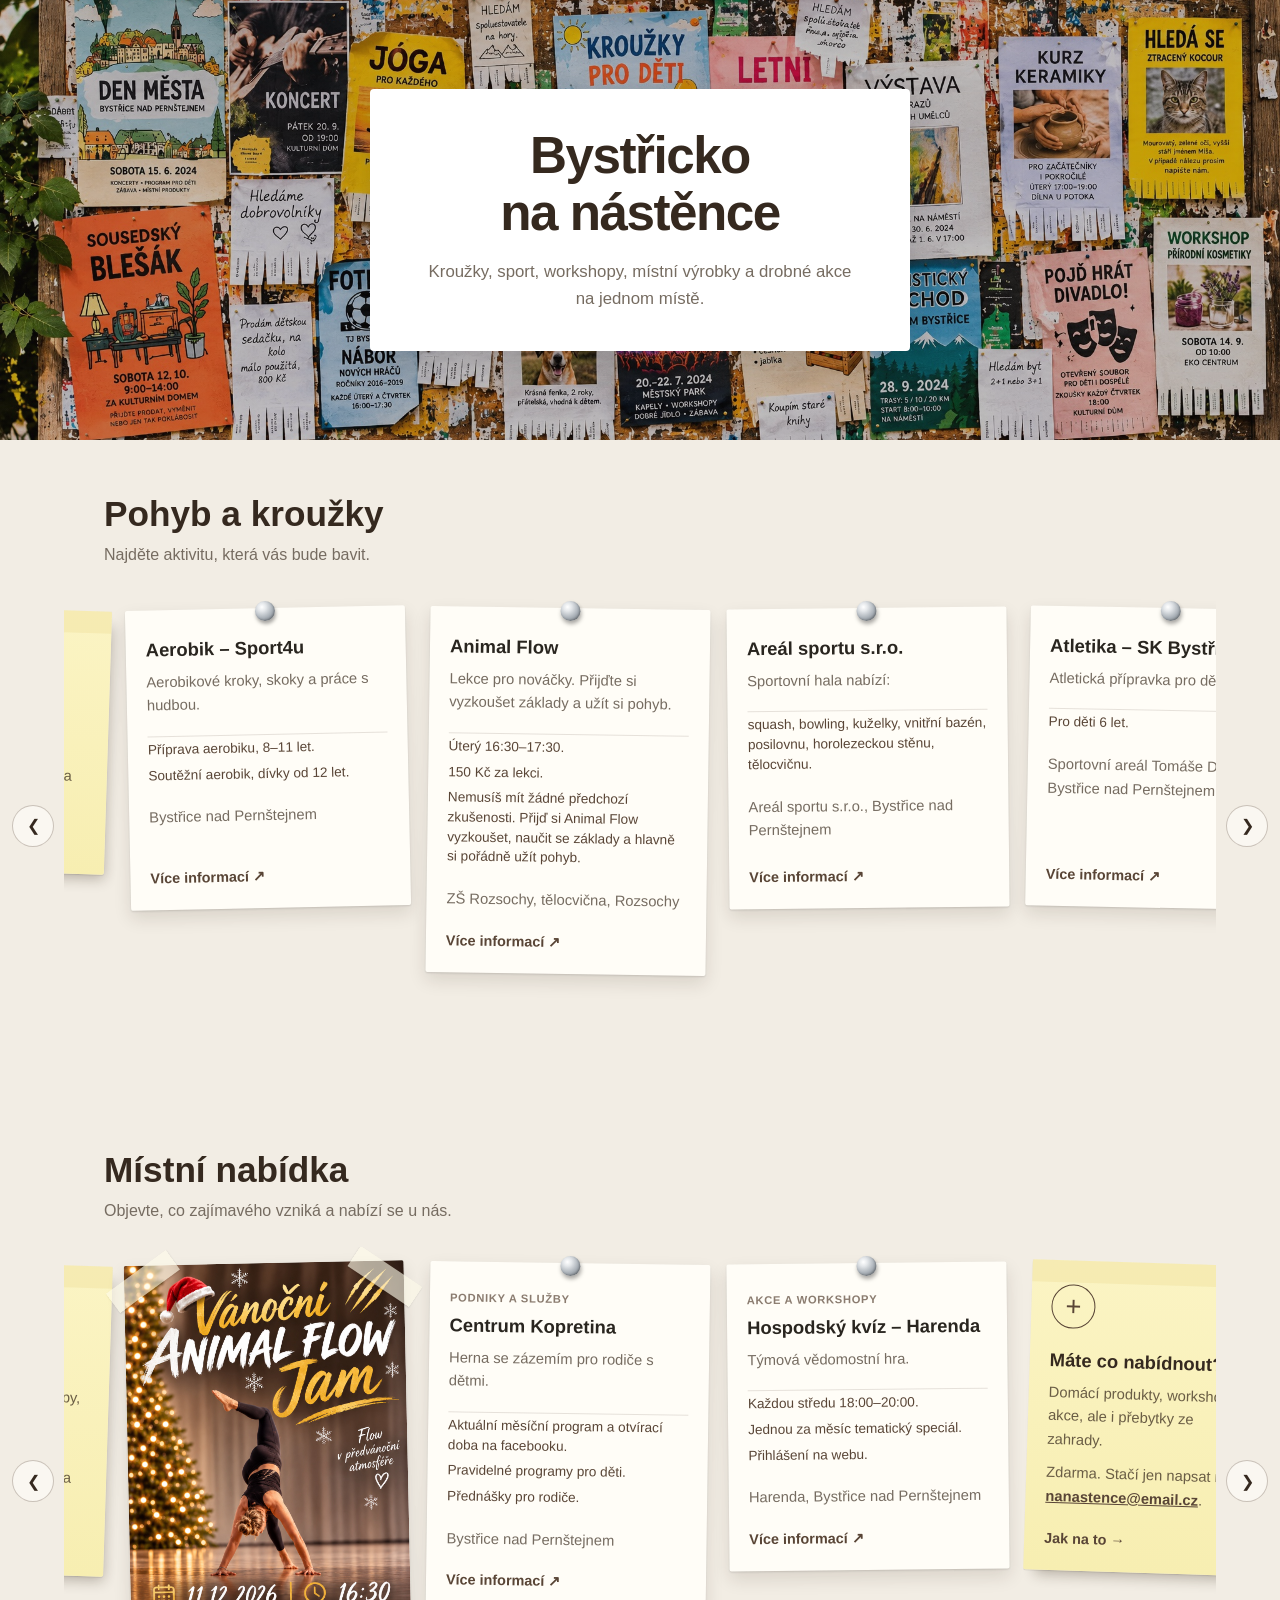
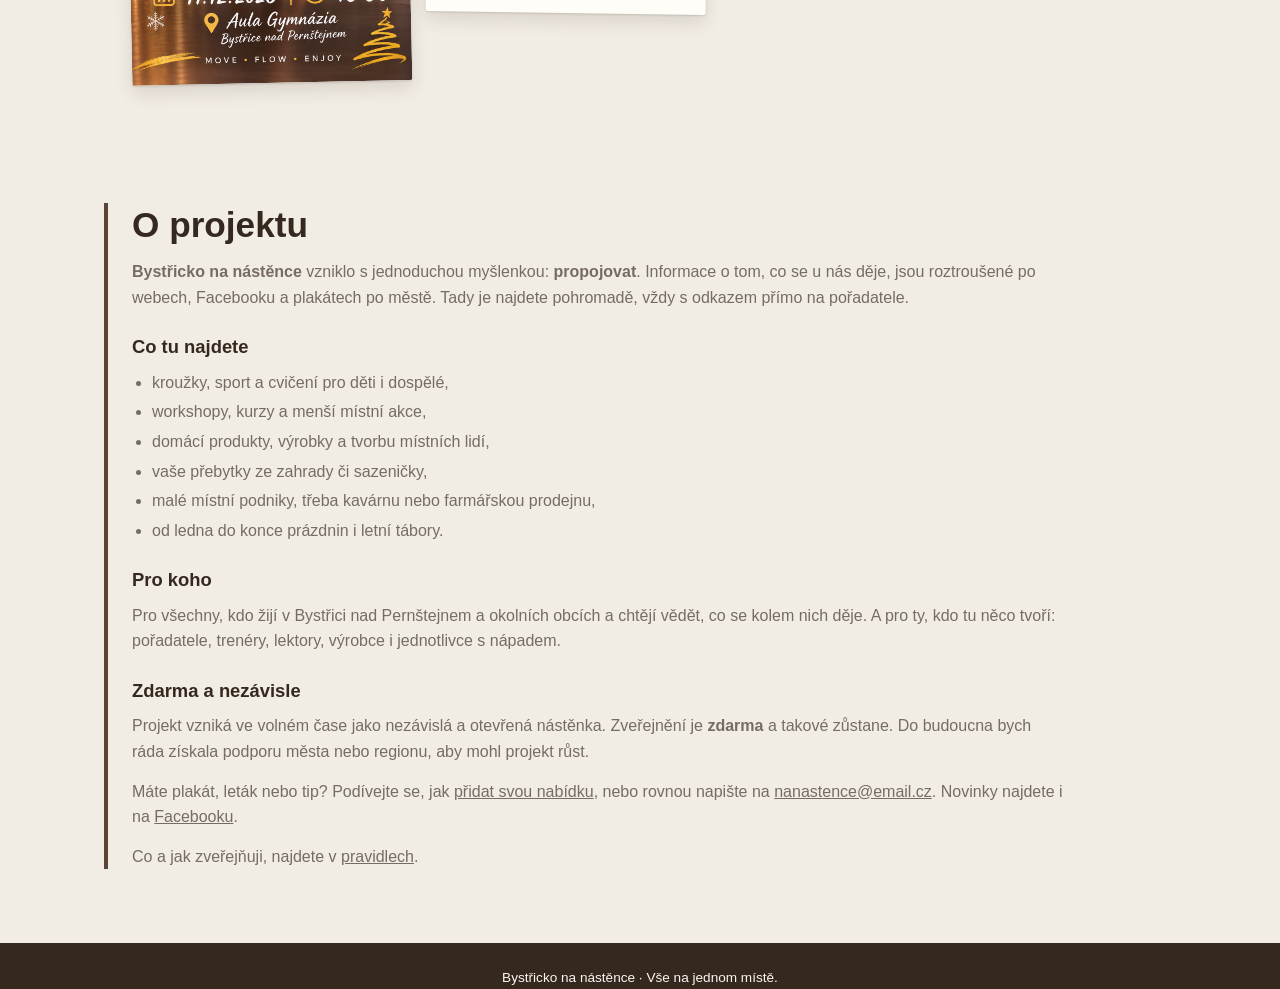
<file: index.html>
<!DOCTYPE html>
<html lang="cs">
<head>
    <meta charset="UTF-8">
    <meta name="viewport" content="width=device-width, initial-scale=1.0">
   
    <title>Bystřicko na nástěnce | Kroužky, sport a akce v Bystřici nad Pernštejnem</title>
    
    <meta name="seznam-wmt" content="71VeZ8FSpeU3fTEspm9cek5UNew5AErh" />
    
    <meta name="description" content="Kroužky pro děti, sport, cvičení, akce a místní nabídky z Bystřice nad Pernštejnem a okolí. Přehledně na jednom místě, s odkazy na pořadatele.">

    <!-- Náhled při sdílení odkazu (Facebook, Messenger, WhatsApp…) -->
    <meta property="og:type" content="website">
    <meta property="og:site_name" content="Bystřicko na nástěnce">
    <meta property="og:title" content="Bystřicko na nástěnce">
    <meta property="og:description" content="Kroužky, sport, workshopy a místní akce z Bystřice nad Pernštejnem a okolí na jednom místě.">
    <meta property="og:url" content="https://nanastence.cz/">
    <meta property="og:image" content="https://nanastence.cz/images/og-nanastence.jpg">
    <meta property="og:image:width" content="1200">
    <meta property="og:image:height" content="630">
    <meta property="og:image:alt" content="Nástěnka plná plakátů s nápisem Bystřicko na nástěnce">
    <meta property="og:locale" content="cs_CZ">

    <link rel="stylesheet" href="style.css">
    <script src="data.js" defer></script>
    <script src="script.js" defer></script>
</head>

<body>

    <!-- ÚVODNÍ HLAVIČKA -->
    <header class="hero">
        <div class="hero-content">
            <div class="hero-box">
                <h1>Bystřicko<br>na nástěnce</h1>

                <p>Kroužky, sport, workshopy, místní výrobky a drobné akce <br>na jednom místě.</p>

            </div>
        </div>
    </header>

    <main>

        <!-- KARUSEL: POHYB A KROUŽKY -->
        <section class="offers-section" aria-labelledby="movement-title">
            <div class="section-heading">
                <h2 id="movement-title">Pohyb a kroužky</h2>
                <p>Najděte aktivitu, která vás bude bavit.</p>
            </div>

                <div class="carousel" data-carousel data-category="pohyb">
                    <button class="carousel-button prev"
                        type="button"
                        aria-label="Předchozí nabídky">
                    &#10094;
                </button>

                <div class="carousel-window">
                    <div class="carousel-track">

                    </div>
                </div>

                <button class="carousel-button next"
                        type="button"
                        aria-label="Další nabídky">
                    &#10095;
                </button>
            </div>
        </section>


        <!-- KARUSEL: MÍSTNÍ NABÍDKA -->
        <section class="offers-section" aria-labelledby="local-title">
            <div class="section-heading">
                <h2 id="local-title">Místní nabídka</h2>
                <p>Objevte, co zajímavého vzniká a nabízí se u nás.</p>
            </div>

            <div class="carousel" data-carousel data-category="nabidka">
                <button class="carousel-button prev"
                        type="button"
                        aria-label="Předchozí nabídky">
                    &#10094;
                </button>

                <div class="carousel-window">
                    <div class="carousel-track">

                    </div>
                </div>

                <button class="carousel-button next"
                        type="button"
                        aria-label="Další nabídky">
                    &#10095;
                </button>
                  </div>
        </section>

        <!-- O PROJEKTU -->
        <section class="about-section" id="o-projektu" aria-labelledby="about-title">
            <div class="about-content">
                <h2 id="about-title">O projektu</h2>
                <p><strong>Bystřicko na nástěnce</strong> vzniklo s jednoduchou myšlenkou: <b>propojovat</b>.
                   Informace o tom, co se u nás děje, jsou roztroušené po webech, Facebooku a plakátech po městě.
                   Tady je najdete pohromadě, vždy s odkazem přímo na pořadatele.</p>

                <h3>Co tu najdete</h3>
                <ul>
                    <li>kroužky, sport a cvičení pro děti i dospělé,</li>
                    <li>workshopy, kurzy a menší místní akce,</li>
                    <li>domácí produkty, výrobky a tvorbu místních lidí,</li>
                    <li>vaše přebytky ze zahrady či sazeničky,</li>
                    <li>malé místní podniky, třeba kavárnu nebo farmářskou prodejnu,</li>
                    <li>od ledna do konce prázdnin i letní tábory.</li>
                </ul>

                <h3>Pro koho</h3>
                <p>Pro všechny, kdo žijí v Bystřici nad Pernštejnem a okolních obcích a chtějí vědět,
                   co se kolem nich děje. A pro ty, kdo tu něco tvoří: pořadatele, trenéry, lektory,
                   výrobce i jednotlivce s nápadem.</p>

                <h3>Zdarma a nezávisle</h3>
                <p>Projekt vzniká ve volném čase jako nezávislá a otevřená nástěnka.
                   Zveřejnění je <strong>zdarma</strong> a takové zůstane. Do budoucna bych ráda
                   získala podporu města nebo regionu, aby mohl projekt růst.</p>

                <p>Máte plakát, leták nebo tip? Podívejte se, jak
                   <a href="pridat-nabidku.html">přidat svou nabídku</a>, nebo rovnou napište na
                   <a href="mailto:nanastence@email.cz">nanastence@email.cz</a>.
                   Novinky najdete i na
                   <a href="https://www.facebook.com/profile.php?id=61596601360703" target="_blank" rel="noopener">Facebooku</a>.</p>

                <p>Co a jak zveřejňuji, najdete v <a href="pravidla.html">pravidlech</a>.</p>
            </div>
        </section>

    </main>

    <footer class="site-footer">
        <p>Bystřicko na nástěnce · Vše na jednom místě.</p>
        <nav class="footer-links" aria-label="Informace o webu">
            <a href="pridat-nabidku.html">Přidat nabídku</a>
            <a href="pravidla.html">Pravidla zveřejňování</a>
            <a href="ochrana-udaju.html">Ochrana osobních údajů</a>
            <a href="https://www.facebook.com/profile.php?id=61596601360703" target="_blank" rel="noopener">Facebook</a>
        </nav>
    </footer>

    <!-- ZVĚTŠENÝ PLAKÁT -->
    <dialog class="poster-dialog" id="poster-dialog" aria-label="Zvětšený plakát">
        <div class="poster-dialog-inner">
            <button class="poster-close" type="button" aria-label="Zavřít">×</button>
            <img class="poster-dialog-img" alt="">
            <a class="poster-dialog-link" href="" target="_blank" rel="noopener noreferrer">Více informací ↗</a>
        </div>
    </dialog>
    
<!-- Měření návštěvnosti bez cookies (GoatCounter) -->    
<script data-goatcounter="https://nanastence.goatcounter.com/count"
        async src="//gc.zgo.at/count.js"></script>
</body>
</html>
</file>
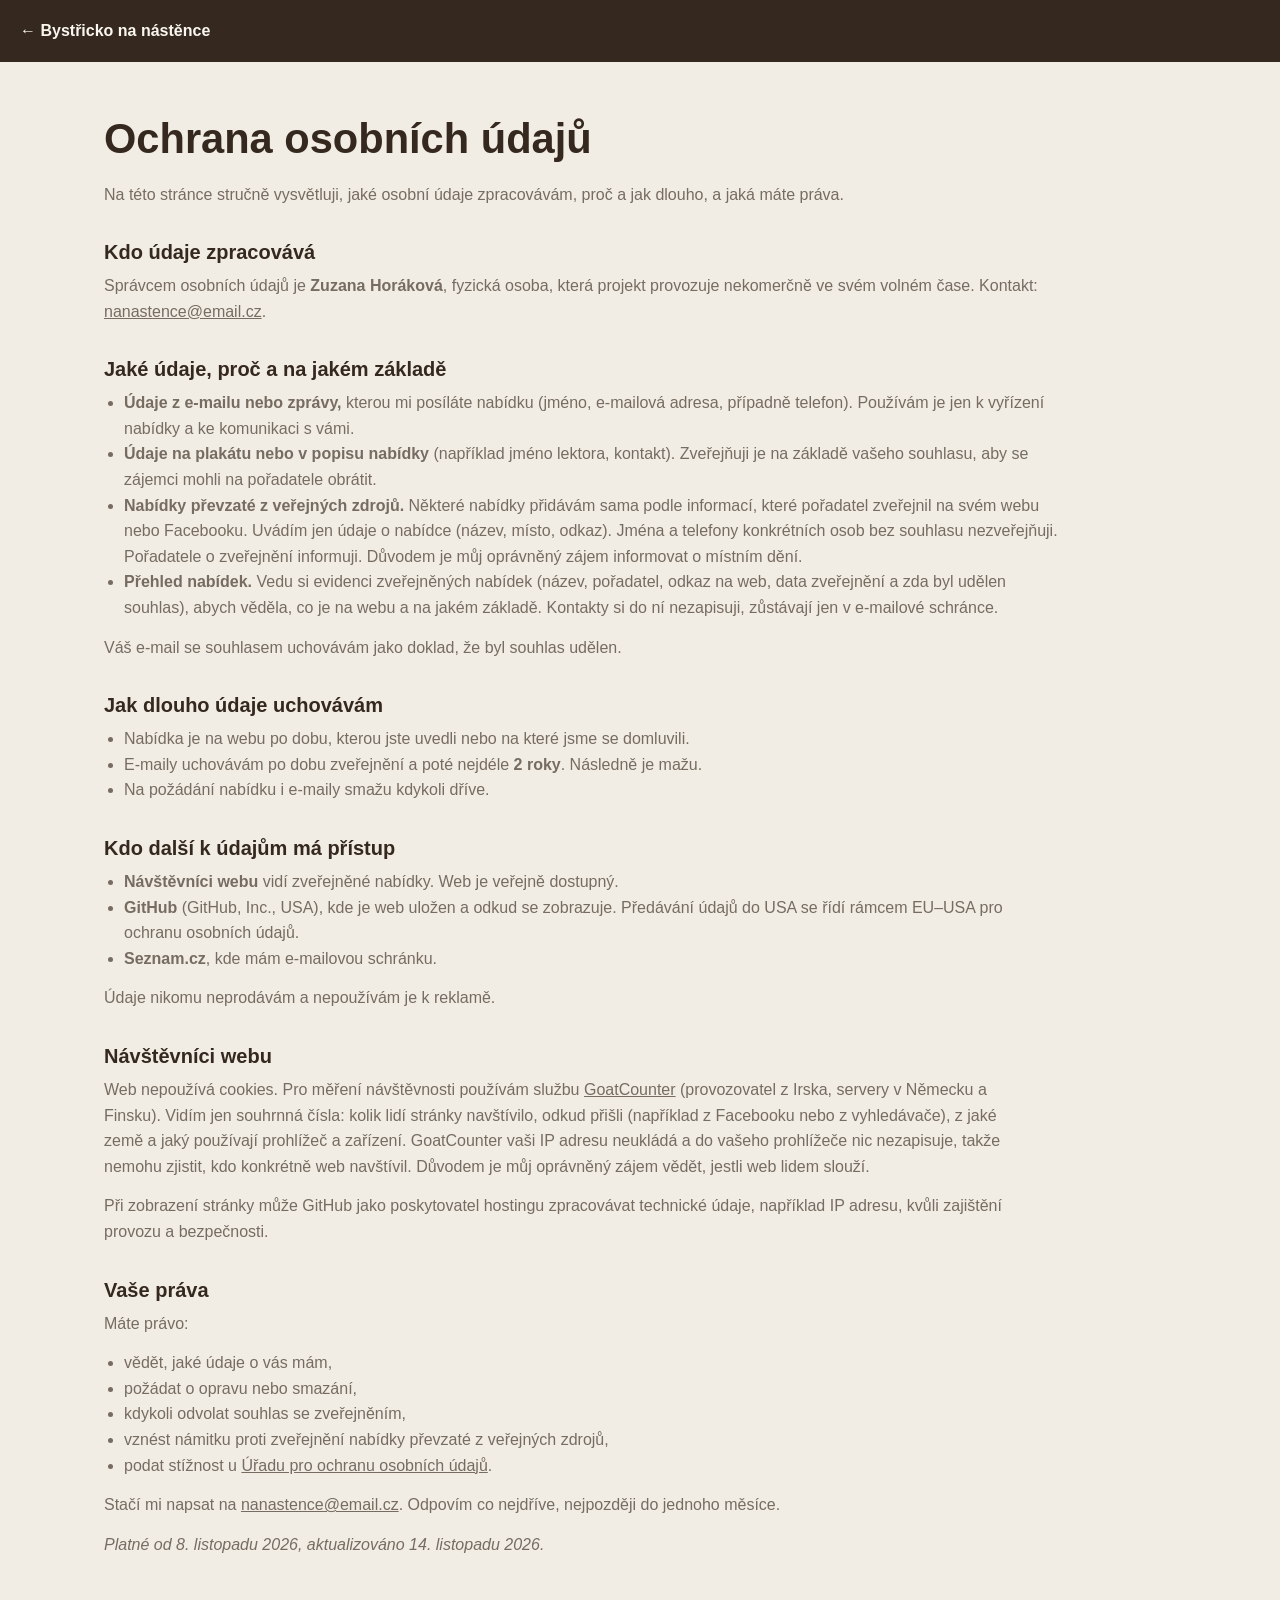
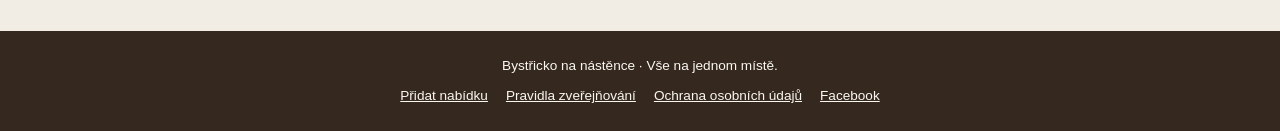
<file: ochrana-udaju.html>
<!DOCTYPE html>
<html lang="cs">
<head>
    <meta charset="UTF-8">
    <meta name="viewport" content="width=device-width, initial-scale=1.0">

    <title>Ochrana osobních údajů | Bystřicko na nástěnce</title>
    <meta name="description" content="Jak Bystřicko na nástěnce nakládá s osobními údaji.">

    <link rel="stylesheet" href="style.css">
</head>

<body>

    <!-- HORNÍ LIŠTA S ODKAZEM ZPĚT -->
    <header class="page-header">
        <a href="index.html">← Bystřicko na nástěnce</a>
    </header>

    <main class="text-page">
                <h1>Ochrana osobních údajů</h1>
        <p>Na této stránce stručně vysvětluji, jaké osobní údaje zpracovávám,
           proč a jak dlouho, a jaká máte práva.</p>

        <h2>Kdo údaje zpracovává</h2>
        <p>Správcem osobních údajů je <strong>Zuzana Horáková</strong>, fyzická osoba,
           která projekt provozuje nekomerčně ve svém volném čase.
           Kontakt: <a href="mailto:nanastence@email.cz">nanastence@email.cz</a>.</p>

        <h2>Jaké údaje, proč a na jakém základě</h2>
        <ul>
            <li><strong>Údaje z e-mailu nebo zprávy,</strong> kterou mi posíláte nabídku
                (jméno, e-mailová adresa, případně telefon). Používám je jen
                k vyřízení nabídky a ke komunikaci s vámi.</li>
            <li><strong>Údaje na plakátu nebo v popisu nabídky</strong>
                (například jméno lektora, kontakt). Zveřejňuji je na základě
                vašeho souhlasu, aby se zájemci mohli na pořadatele obrátit.</li>
            <li><strong>Nabídky převzaté z veřejných zdrojů.</strong> Některé nabídky
                přidávám sama podle informací, které pořadatel zveřejnil na svém webu
                nebo Facebooku. Uvádím jen údaje o nabídce (název, místo, odkaz).
                Jména a telefony konkrétních osob bez souhlasu nezveřejňuji.
                Pořadatele o zveřejnění informuji. Důvodem je můj oprávněný zájem
                informovat o místním dění.</li>
             <li><strong>Přehled nabídek.</strong> Vedu si evidenci zveřejněných nabídek
                (název, pořadatel, odkaz na web, data zveřejnění a zda byl udělen
                souhlas), abych věděla, co je na webu a na jakém základě.
                Kontakty si do ní nezapisuji, zůstávají jen v e-mailové schránce.</li>

        </ul>
        <p>Váš e-mail se souhlasem uchovávám jako doklad, že byl souhlas udělen.</p>

        <h2>Jak dlouho údaje uchovávám</h2>
        <ul>
            <li>Nabídka je na webu po dobu, kterou jste uvedli nebo na které jsme se domluvili.</li>
            <li>E-maily uchovávám po dobu zveřejnění a poté nejdéle <strong>2 roky</strong>.
                Následně je mažu.</li>
            <li>Na požádání nabídku i e-maily smažu kdykoli dříve.</li>
        </ul>

        <h2>Kdo další k údajům má přístup</h2>
        <ul>
            <li><strong>Návštěvníci webu</strong> vidí zveřejněné nabídky.
                Web je veřejně dostupný.</li>
            <li><strong>GitHub</strong> (GitHub, Inc., USA), kde je web uložen
                a odkud se zobrazuje. Předávání údajů do USA se řídí rámcem
                EU–USA pro ochranu osobních údajů.</li>
            <li><strong>Seznam.cz</strong>, kde mám e-mailovou schránku.</li>
        </ul>
        <p>Údaje nikomu neprodávám a nepoužívám je k reklamě.</p>

        <h2>Návštěvníci webu</h2>
        <p>Web nepoužívá cookies. Pro měření návštěvnosti používám službu
           <a href="https://www.goatcounter.com">GoatCounter</a> (provozovatel
           z Irska, servery v Německu a Finsku). Vidím jen souhrnná čísla: kolik
           lidí stránky navštívilo, odkud přišli (například z Facebooku nebo
           z vyhledávače), z jaké země a jaký používají prohlížeč a zařízení.
           GoatCounter vaši IP adresu neukládá a do vašeho prohlížeče nic
           nezapisuje, takže nemohu zjistit, kdo konkrétně web navštívil.
           Důvodem je můj oprávněný zájem vědět, jestli web lidem slouží.</p>
        <p>Při zobrazení stránky může GitHub jako poskytovatel hostingu
           zpracovávat technické údaje, například IP adresu, kvůli zajištění
           provozu a bezpečnosti.</p>


        <h2>Vaše práva</h2>
        <p>Máte právo:</p>
                <ul>
            <li>vědět, jaké údaje o vás mám,</li>
            <li>požádat o opravu nebo smazání,</li>
            <li>kdykoli odvolat souhlas se zveřejněním,</li>
            <li>vznést námitku proti zveřejnění nabídky převzaté z veřejných zdrojů,</li>
            <li>podat stížnost u <a href="https://uoou.gov.cz">Úřadu pro ochranu osobních údajů</a>.</li>
        </ul>

        <p>Stačí mi napsat na <a href="mailto:nanastence@email.cz">nanastence@email.cz</a>.
           Odpovím co nejdříve, nejpozději do jednoho měsíce.</p>

        <p><em>Platné od 8. listopadu 2026, aktualizováno 14. listopadu 2026.</em></p>


    </main>

    <footer class="site-footer">
        <p>Bystřicko na nástěnce · Vše na jednom místě.</p>
        <nav class="footer-links" aria-label="Informace o webu">
            <a href="pridat-nabidku.html">Přidat nabídku</a>
            <a href="pravidla.html">Pravidla zveřejňování</a>
            <a href="ochrana-udaju.html">Ochrana osobních údajů</a>
            <a href="https://www.facebook.com/profile.php?id=61596601360703" target="_blank" rel="noopener">Facebook</a>
        </nav>
    </footer>

<!-- Měření návštěvnosti bez cookies (GoatCounter) -->
 <script data-goatcounter="https://nanastence.goatcounter.com/count"
        async src="//gc.zgo.at/count.js"></script>
</body>
</html>
</file>
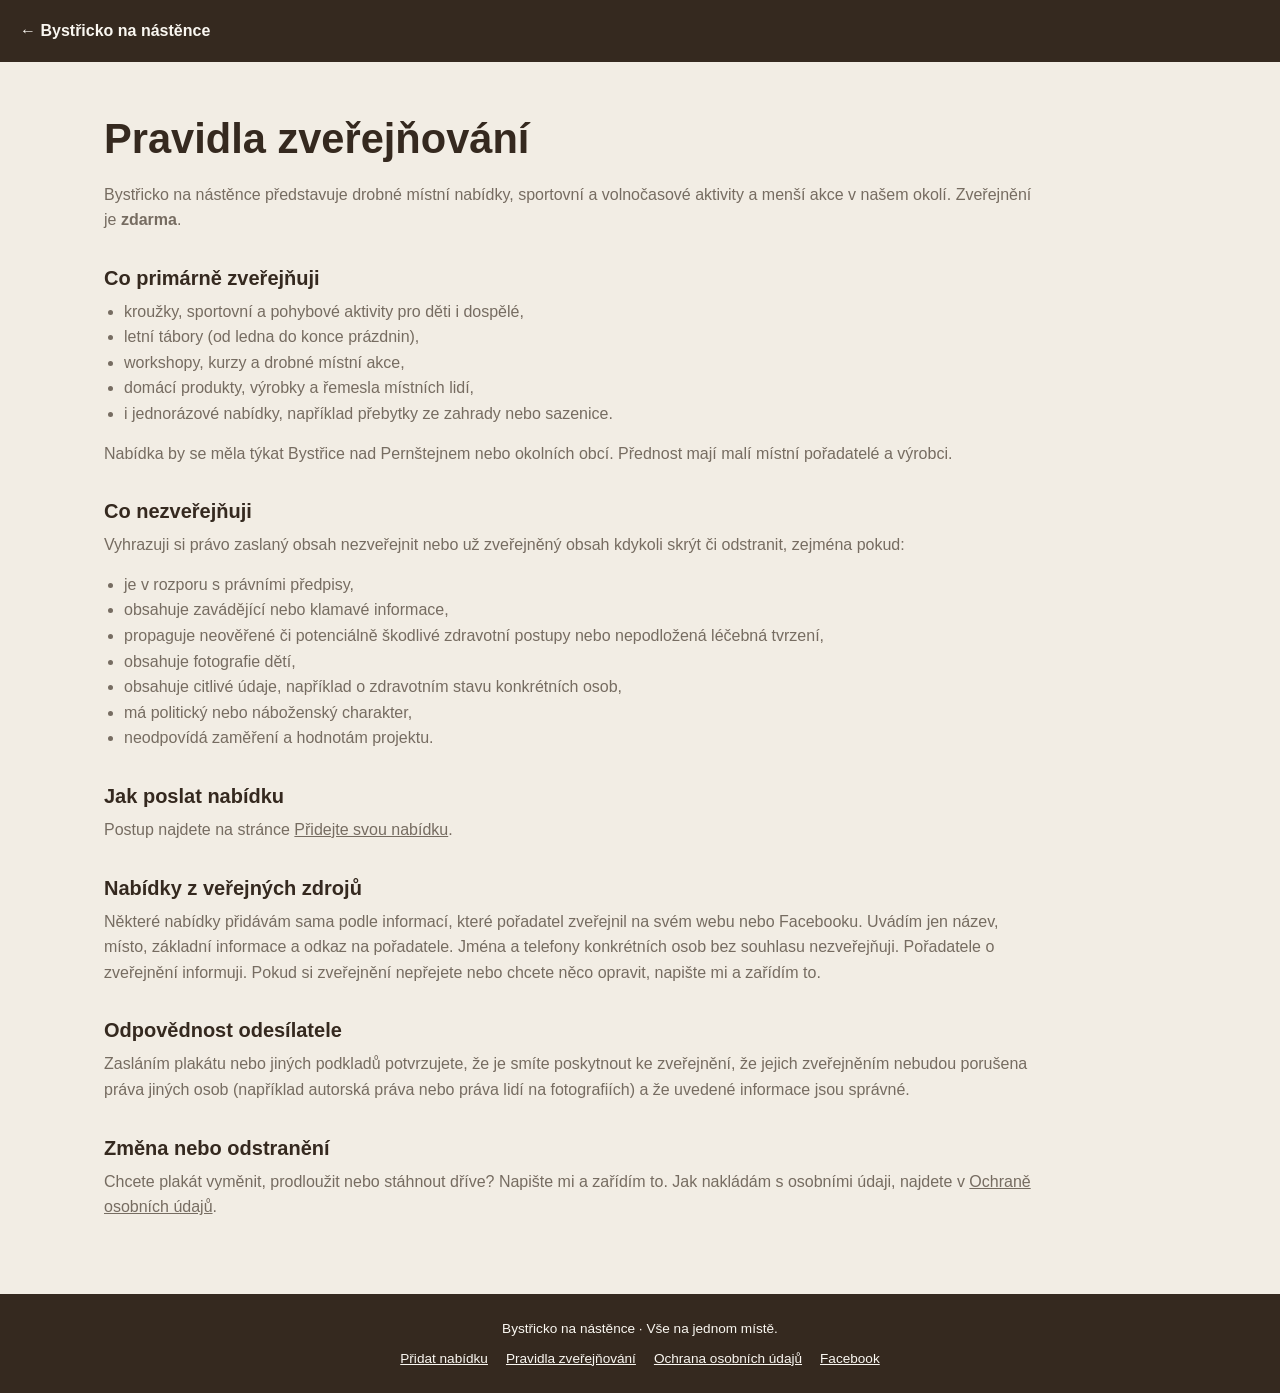
<file: pravidla.html>
<!DOCTYPE html>
<html lang="cs">
<head>
    <meta charset="UTF-8">
    <meta name="viewport" content="width=device-width, initial-scale=1.0">

    <title>Pravidla zveřejňování | Bystřicko na nástěnce</title>
    <meta name="description" content="Jaké plakáty a nabídky zveřejňuji na Bystřicku na nástěnce a za jakých podmínek.">

    <link rel="stylesheet" href="style.css">
</head>

<body>

    <!-- HORNÍ LIŠTA S ODKAZEM ZPĚT -->
    <header class="page-header">
        <a href="index.html">← Bystřicko na nástěnce</a>
    </header>

    <main class="text-page">
        <h1>Pravidla zveřejňování</h1>
         <p>Bystřicko na nástěnce představuje drobné místní nabídky, sportovní
           a volnočasové aktivity a menší akce v našem okolí.
           Zveřejnění je <strong>zdarma</strong>.</p>

        <h2>Co primárně zveřejňuji</h2>
        <ul>
            <li>kroužky, sportovní a pohybové aktivity pro děti i dospělé,</li>
            <li>letní tábory (od ledna do konce prázdnin),</li>
            <li>workshopy, kurzy a drobné místní akce,</li>
            <li>domácí produkty, výrobky a řemesla místních lidí,</li>
            <li>i jednorázové nabídky, například přebytky ze zahrady nebo sazenice.</li>
        </ul>
        <p>Nabídka by se měla týkat Bystřice nad Pernštejnem nebo okolních obcí.
           Přednost mají malí místní pořadatelé a výrobci.</p>

        <h2>Co nezveřejňuji</h2>
        <p>Vyhrazuji si právo zaslaný obsah nezveřejnit nebo už zveřejněný obsah
           kdykoli skrýt či odstranit, zejména pokud:</p>
        <ul>
            <li>je v rozporu s právními předpisy,</li>
            <li>obsahuje zavádějící nebo klamavé informace,</li>
            <li>propaguje neověřené či potenciálně škodlivé zdravotní postupy
                nebo nepodložená léčebná tvrzení,</li>
            <li>obsahuje fotografie dětí,</li>
            <li>obsahuje citlivé údaje, například o zdravotním stavu konkrétních osob,</li>
            <li>má politický nebo náboženský charakter,</li>
            <li>neodpovídá zaměření a hodnotám projektu.</li>
        </ul>

        <h2>Jak poslat nabídku</h2>
        <p>Postup najdete na stránce <a href="pridat-nabidku.html">Přidejte svou nabídku</a>.</p>

        <h2>Nabídky z veřejných zdrojů</h2>
        <p>Některé nabídky přidávám sama podle informací, které pořadatel zveřejnil
           na svém webu nebo Facebooku. Uvádím jen název, místo, základní informace
           a odkaz na pořadatele. Jména a telefony konkrétních osob bez souhlasu
           nezveřejňuji. Pořadatele o zveřejnění informuji. Pokud si zveřejnění
           nepřejete nebo chcete něco opravit, napište mi a zařídím to.</p>

        <h2>Odpovědnost odesílatele</h2>
        <p>Zasláním plakátu nebo jiných podkladů potvrzujete, že je smíte poskytnout
           ke zveřejnění, že jejich zveřejněním nebudou porušena práva jiných osob
           (například autorská práva nebo práva lidí na fotografiích) a že uvedené
           informace jsou správné.</p>

        <h2>Změna nebo odstranění</h2>
        <p>Chcete plakát vyměnit, prodloužit nebo stáhnout dříve? Napište mi
           a zařídím to. Jak nakládám s osobními údaji, najdete
           v <a href="ochrana-udaju.html">Ochraně osobních údajů</a>.</p>

    </main>

    <footer class="site-footer">
        <p>Bystřicko na nástěnce · Vše na jednom místě.</p>
        <nav class="footer-links" aria-label="Informace o webu">
            <a href="pridat-nabidku.html">Přidat nabídku</a>
            <a href="pravidla.html">Pravidla zveřejňování</a>
            <a href="ochrana-udaju.html">Ochrana osobních údajů</a>
            <a href="https://www.facebook.com/profile.php?id=61596601360703" target="_blank" rel="noopener">Facebook</a>
        </nav>
    </footer>
    
<!-- Měření návštěvnosti bez cookies (GoatCounter) -->    
<script data-goatcounter="https://nanastence.goatcounter.com/count"
        async src="//gc.zgo.at/count.js"></script>
</body>
</html>
</file>
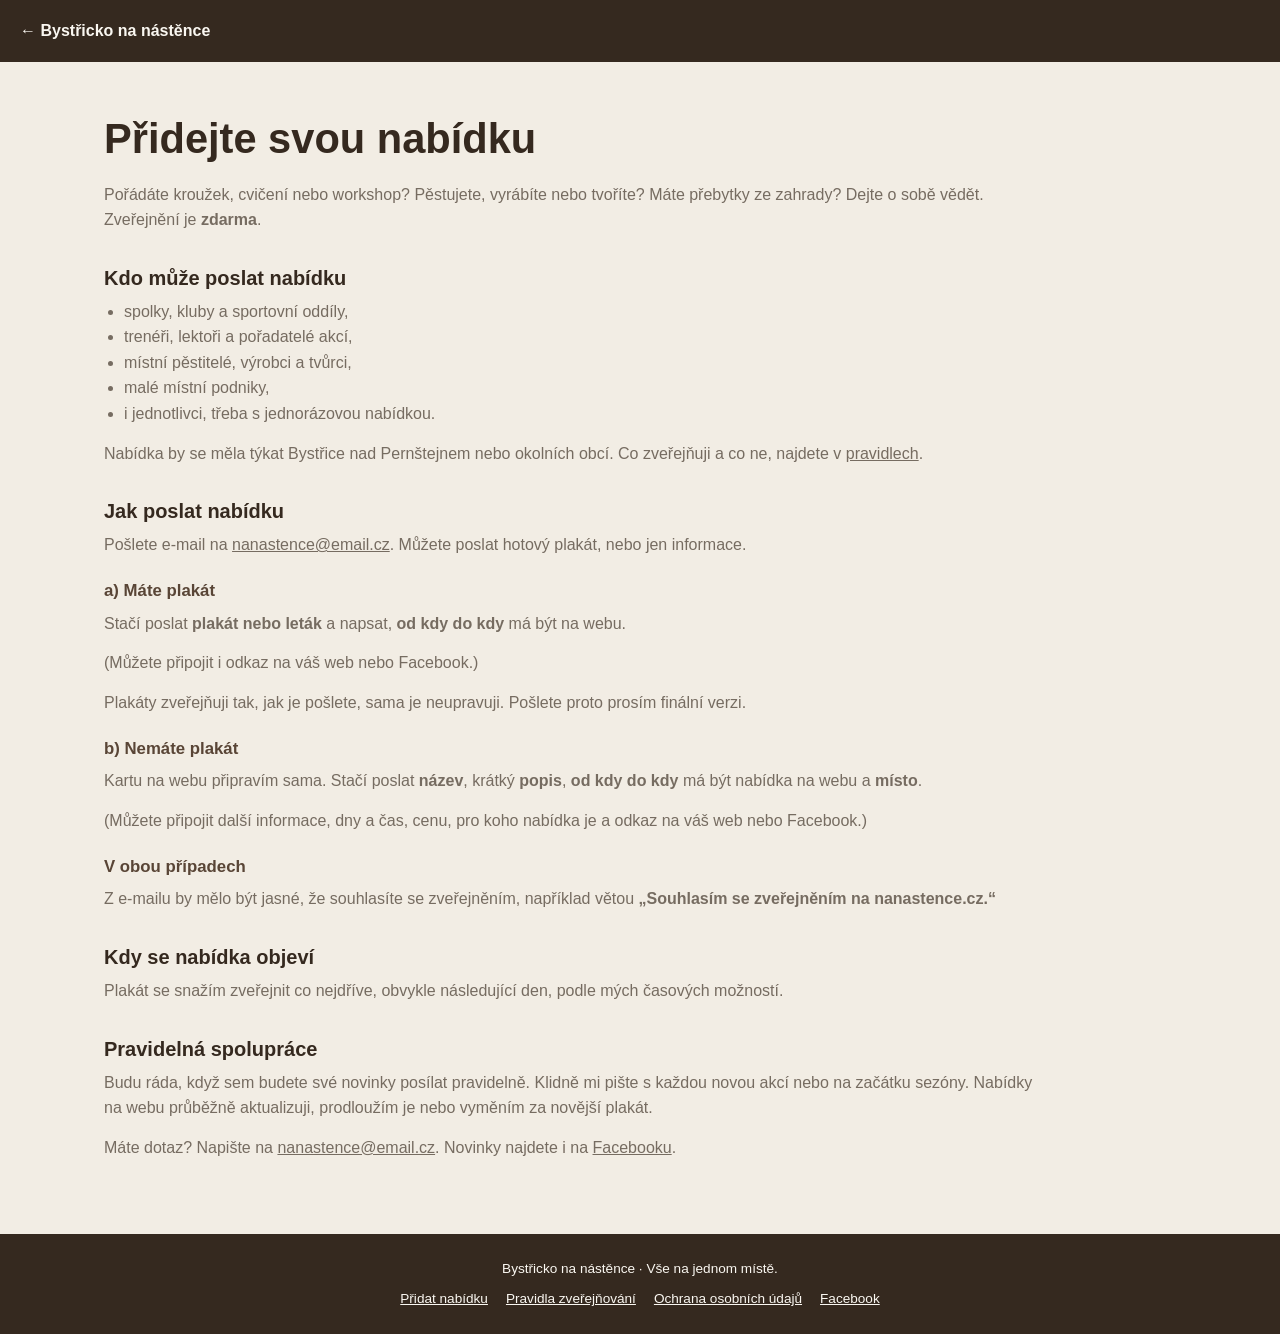
<file: pridat-nabidku.html>
<!DOCTYPE html>
<html lang="cs">
<head>
    <meta charset="UTF-8">
    <meta name="viewport" content="width=device-width, initial-scale=1.0">

    <title>Přidejte svou nabídku | Bystřicko na nástěnce</title>
    <meta name="description" content="Pošlete plakát nebo nabídku z Bystřice nad Pernštejnem a okolí. Zveřejnění je zdarma.">

    <link rel="stylesheet" href="style.css">
</head>

<body>

    <!-- HORNÍ LIŠTA S ODKAZEM ZPĚT -->
    <header class="page-header">
        <a href="index.html">← Bystřicko na nástěnce</a>
    </header>

    <main class="text-page">
        <h1>Přidejte svou nabídku</h1>
        <p>Pořádáte kroužek, cvičení nebo workshop? Pěstujete, vyrábíte nebo tvoříte?
           Máte přebytky ze zahrady? Dejte o sobě vědět.
           Zveřejnění je <strong>zdarma</strong>.</p>

        <h2>Kdo může poslat nabídku</h2>
        <ul>
            <li>spolky, kluby a sportovní oddíly,</li>
            <li>trenéři, lektoři a pořadatelé akcí,</li>
            <li>místní pěstitelé, výrobci a tvůrci,</li>
            <li>malé místní podniky,</li>
            <li>i jednotlivci, třeba s jednorázovou nabídkou.</li>
        </ul>
        <p>Nabídka by se měla týkat Bystřice nad Pernštejnem nebo okolních obcí.
           Co zveřejňuji a co ne, najdete v <a href="pravidla.html">pravidlech</a>.</p>

        <h2>Jak poslat nabídku</h2>
        <p>Pošlete e-mail na <a href="mailto:nanastence@email.cz">nanastence@email.cz</a>.
           Můžete poslat hotový plakát, nebo jen informace.</p>

        <h3>a) Máte plakát</h3>
        <p>Stačí poslat <strong>plakát nebo leták</strong> a napsat,
           <strong>od kdy do kdy</strong> má být na webu.</p>
        <p>(Můžete připojit i odkaz na váš web nebo Facebook.)</p>
        <p>Plakáty zveřejňuji tak, jak je pošlete, sama je neupravuji.
           Pošlete proto prosím finální verzi.</p>

        <h3>b) Nemáte plakát</h3>
        <p>Kartu na webu připravím sama. Stačí poslat <strong>název</strong>,
           krátký <strong>popis</strong>, <strong>od kdy do kdy</strong> má být nabídka na webu a <strong>místo</strong>.</p>
        <p>(Můžete připojit další informace, dny a čas, cenu, pro koho nabídka je
           a odkaz na váš web nebo Facebook.)</p>

        <h3>V obou případech</h3>
        <p>Z e-mailu by mělo být jasné, že souhlasíte se zveřejněním, například větou
           <strong>„Souhlasím se zveřejněním na nanastence.cz.“</strong></p>

        <h2>Kdy se nabídka objeví</h2>
        <p>Plakát se snažím zveřejnit co nejdříve, obvykle následující den,
           podle mých časových možností.</p>

        <h2>Pravidelná spolupráce</h2>
        <p>Budu ráda, když sem budete své novinky posílat pravidelně. Klidně mi pište
           s každou novou akcí nebo na začátku sezóny. Nabídky na webu průběžně
           aktualizuji, prodloužím je nebo vyměním za novější plakát.</p>

        <p>Máte dotaz? Napište na <a href="mailto:nanastence@email.cz">nanastence@email.cz</a>.
           Novinky najdete i na
           <a href="https://www.facebook.com/profile.php?id=61596601360703" target="_blank" rel="noopener">Facebooku</a>.</p>
    </main>

    <footer class="site-footer">
        <p>Bystřicko na nástěnce · Vše na jednom místě.</p>
        <nav class="footer-links" aria-label="Informace o webu">
            <a href="pridat-nabidku.html">Přidat nabídku</a>
            <a href="pravidla.html">Pravidla zveřejňování</a>
            <a href="ochrana-udaju.html">Ochrana osobních údajů</a>
            <a href="https://www.facebook.com/profile.php?id=61596601360703" target="_blank" rel="noopener">Facebook</a>
        </nav>
    </footer>

<!-- Měření návštěvnosti bez cookies (GoatCounter) -->
<script data-goatcounter="https://nanastence.goatcounter.com/count"
        async src="//gc.zgo.at/count.js"></script>
</body>
</html>
</file>
<file: style.css>
/* ZÁKLADNÍ NASTAVENÍ */

:root {
    --cream: #f2ede4;
    --cream-light: #faf7f1;
    --brown: #594536;
    --brown-dark: #35291f;
    --text: #29251f;
    --muted: #766c61;
    --white: #ffffff;
    --radius: 4px;
}

* {
    box-sizing: border-box;
}

html {
    scroll-behavior: smooth;
}

body {
    margin: 0;
    font-family: Arial, Helvetica, sans-serif;
    color: var(--text);
    background: var(--cream);
    line-height: 1.6;
}

img {
    display: block;
    max-width: 100%;
}

a {
    color: inherit;
}


/* ÚVODNÍ HLAVIČKA */

.hero {
    min-height: 440px;
    background:
        linear-gradient(rgba(30, 24, 19, 0.25), rgba(30, 24, 19, 0.25)),
        url("images/header-posters.jpg") center 45% / cover no-repeat;

    display: flex;
    align-items: center;
    justify-content: center;
    padding: 48px 20px;
}

.hero-content {
    width: 100%;
    max-width: 900px;
    display: flex;
    justify-content: center;
}

.hero-box {
    width: min(100%, 540px);
    background: var(--white);
    padding: 38px 42px;
    text-align: center;
    border-radius: var(--radius);
    box-shadow: 0 10px 35px rgba(0, 0, 0, 0.14);
}

.hero-box h1 {
    margin: 0 0 18px;
    color: var(--brown-dark);
    font-size: clamp(2rem, 5vw, 3.2rem);
    line-height: 1.12;
    letter-spacing: -1.5px;
}

.hero-box p {
    margin: 0;
    color: var(--muted);
    font-size: 1.05rem;
}


/* SEKCE A NADPISY */

.offers-section {
    padding: 52px 0 36px;
    background: var(--cream);
}

.section-heading {
    max-width: 1200px;
    margin: 0 auto 24px;
    padding: 0 64px;
}

.section-heading h2 {
    margin: 0 0 6px;
    font-size: clamp(1.6rem, 3vw, 2.2rem);
    line-height: 1.25;
    color: var(--brown-dark);
}

.section-heading p {
    margin: 0;
    color: var(--muted);
}


/* KARUSEL */

.carousel {
    position: relative;
    max-width: 1440px;
    margin: 0 auto;
    padding: 0 64px;
}

.carousel-window {
    overflow: hidden;
}

.carousel-track {
    display: flex;
    gap: 20px;
    align-items: flex-start;
    padding: 16px 0 32px;
    transition: transform 0.4s ease;
    will-change: transform;
}

/* KARTY NABÍDEK */

.offer-card {
    position: relative;
    isolation: isolate;
    flex: 0 0 280px;
    min-width: 0;
    background: #fffdf7;
    border-radius: 2px;
    box-shadow:
        0 1px 2px rgba(0, 0, 0, 0.12),
        0 8px 18px rgba(40, 25, 10, 0.12);
    overflow: visible;
    display: flex;
    flex-direction: column;
    transform: rotate(var(--tilt, 0deg));
    transition: transform 0.2s ease;
}

.offer-card:hover {
    transform: rotate(0deg) translateY(-3px);
}

.poster-open img {
    display: block;
    width: 100%;
    height: auto;
    max-height: 440px;
    object-fit: contain;
    border-radius: 2px;
}

.offer-info {
    position: relative;
    z-index: 1;
    padding: 20px;
    display: flex;
    flex: 1;
    flex-direction: column;
    align-items: flex-start;
}

.offer-info h3,
.add-card h3 {
    margin: 0 0 8px;
    font-size: 1.15rem;
    line-height: 1.35;
}

.offer-info p,
.add-card p {
    margin: 0 0 18px;
    color: var(--muted);
    font-size: 0.92rem;
}

/* ŠTÍTEK (Místní nabídka) – malý a nenápadný */
.offer-tag {
    margin: 0 0 6px;
    color: var(--brown);
    font-size: 0.7rem;
    font-weight: 700;
    letter-spacing: 0.06em;
    text-transform: uppercase;
    opacity: 0.7;
}

/* DOPLŇUJÍCÍ INFORMACE */
.offer-details {
    list-style: none;
    margin: 0 0 18px;
    padding: 0;
    border-top: 1px solid rgba(89, 69, 54, 0.15);
    width: 100%;
}

.offer-details li {
    padding: 3px 0;
    color: var(--brown);
    font-size: 0.85rem;
    line-height: 1.45;
}

.offer-link {
    margin-top: auto;
    color: var(--brown);
    font-weight: 700;
    text-decoration: none;
    font-size: 0.9rem;
}

.offer-link:hover {
    text-decoration: underline;
}


/* KARTA PRO PŘIDÁNÍ NABÍDKY */

.add-card {
    --tilt: 1.8deg;
    flex-basis: 240px;
    align-self: flex-start;
    min-height: 240px;
    padding: 24px 20px 20px;
    justify-content: center;
    background: linear-gradient(to bottom, #fbf4c4 0%, #f7eeb1 100%);
    box-shadow:
        0 1px 1px rgba(0, 0, 0, 0.10),
        6px 10px 14px -6px rgba(40, 25, 10, 0.30);
}

/* Lepicí proužek nahoře – o odstín tmavší */
.add-card::before {
    content: "";
    position: absolute;
    top: 0;
    left: 0;
    right: 0;
    height: 22px;
    background: rgba(200, 175, 60, 0.12);
    pointer-events: none;
}

.add-card h3 {
    color: var(--brown-dark);
}

.add-card p {
    color: #6a5d45;
}

.add-card .add-examples {
    margin-bottom: 10px;
}

.add-card .offer-link {
    color: var(--brown);
}

.add-card p a {
    color: var(--brown);
    font-weight: 700;
}

.add-symbol {
    width: 44px;
    height: 44px;
    display: grid;
    place-items: center;
    margin-bottom: 20px;
    border: 1px solid var(--brown);
    border-radius: 50%;
    color: var(--brown);
    font-size: 1.7rem;
    line-height: 1;
}


/* BOČNÍ TLAČÍTKA */

.carousel-button {
    position: absolute;
    top: 50%;
    z-index: 2;
    transform: translateY(-50%);
    width: 42px;
    height: 42px;
    border: 1px solid rgba(89, 69, 54, 0.3);
    border-radius: 50%;
    background: var(--cream-light);
    color: var(--brown-dark);
    font-size: 1rem;
    cursor: pointer;
    display: grid;
    place-items: center;
    transition: background 0.2s, color 0.2s;
}

.carousel-button:hover {
    background: var(--brown);
    color: var(--white);
}

.carousel-button.prev {
    left: 12px;
}

.carousel-button.next {
    right: 12px;
}

.carousel-button:focus-visible,
.offer-link:focus-visible {
    outline: 3px solid #98724d;
    outline-offset: 3px;
}

/* O PROJEKTU */

.about-section {
    max-width: 1200px;
    margin: 0 auto;
    padding: 52px 64px 60px;
}

.about-section h2 {
    margin: 0 0 12px;
    font-size: clamp(1.6rem, 3vw, 2.2rem);
    line-height: 1.25;
    color: var(--brown-dark);
}

.about-section p {
    max-width: 105ch;
    margin: 0 0 14px;
    color: var(--muted);
}
.about-content {
    border-left: 4px solid var(--brown);
    padding-left: 24px;
}

.about-section h3 {
    margin: 22px 0 8px;
    font-size: 1.15rem;
    color: var(--brown-dark);
}

.about-section ul {
    margin: 0 0 14px;
    padding-left: 20px;
    color: var(--muted);
}

.about-section li {
    margin-bottom: 4px;
}


/* TEXTOVÉ STRÁNKY (pravidla, ochrana údajů) */

.page-header {
    padding: 18px 20px;
    background: var(--brown-dark);
}

.page-header a {
    color: var(--cream-light);
    font-weight: 700;
    text-decoration: none;
}

.page-header a:hover {
    text-decoration: underline;
}

.page-header a:focus-visible {
    outline: 3px solid #98724d;
    outline-offset: 3px;
}

.text-page {
    max-width: 1200px;
    margin: 0 auto;
    padding: 52px 64px 60px;
}

.text-page h1 {
    margin: 0 0 18px;
    font-size: clamp(1.8rem, 4vw, 2.6rem);
    line-height: 1.2;
    color: var(--brown-dark);
}

.text-page h2 {
    margin: 32px 0 8px;
    font-size: 1.25rem;
    line-height: 1.3;
    color: var(--brown-dark);
}

.text-page h3 {
    margin: 20px 0 6px;
    font-size: 1.05rem;
    color: var(--brown);
}

.text-page p,
.text-page li {
    max-width: 105ch;
    color: var(--muted);
}

.text-page p {
    margin: 0 0 14px;
}

.text-page ul {
    margin: 0 0 14px;
    padding-left: 20px;
}


/* PATIČKA */

.site-footer {
    padding: 24px 20px;
    text-align: center;
    background: var(--brown-dark);
    color: var(--cream-light);
    font-size: 0.85rem;
}

.site-footer p {
    margin: 0;
}

.footer-links {
    margin-top: 8px;
    display: flex;
    flex-wrap: wrap;
    justify-content: center;
    gap: 6px 18px;
}

.footer-links a {
    color: var(--cream-light);
}

.footer-links a:focus-visible {
    outline: 3px solid #98724d;
    outline-offset: 3px;
}


/* MOBILNÍ ZOBRAZENÍ */

@media (max-width: 650px) {
    .hero {
        min-height: 380px;
        padding: 28px 18px;
    }

    .hero-box {
        padding: 30px 22px;
    }

    .hero-box h1 {
        letter-spacing: -0.8px;
    }

    .offers-section {
        padding: 36px 0 24px;
    }

    .section-heading {
        padding: 0 20px;
        margin-bottom: 18px;
    }

    .about-section {
        padding: 36px 20px 44px;
    }

    .text-page {
        padding: 36px 20px 44px;
    }

    .carousel {
        padding: 0 20px;
    }

    .carousel-track {
        gap: 14px;
    }

    .offer-card {
        flex-basis: min(78vw, 280px);
    }

    /* Na mobilu se nabídky posouvají prstem. */
    .carousel-button {
        display: none;
    }
}

@media (prefers-reduced-motion: reduce) {
    html {
        scroll-behavior: auto;
    }

    .carousel-track {
        transition: none;
    }

    .offer-card {
        transition: none;
    }
}


/* =====================================
   LÍSTKY ZE ŠABLONY
===================================== */

/* Když nabídka nemá vlastní obrázek */
.offer-card:not(.add-card):not(:has(img)) {
    min-height: 300px;
}

/* Stříbrný připínáček – jen lístky ze šablony (bez obrázku) */
.offer-card:not(.add-card):not(:has(img))::before {
    content: "";
    position: absolute;
    z-index: 2;
    top: -7px;
    left: 50%;
    width: 20px;
    height: 20px;
    margin-left: -10px;
    border-radius: 50%;
    background: radial-gradient(circle at 35% 30%,
        #ffffff 0%,
        #e4e7ea 22%,
        #a9b0b7 58%,
        #6d747b 100%);
    box-shadow:
        1px 3px 4px rgba(0, 0, 0, 0.35),
        inset -1px -1px 2px rgba(0, 0, 0, 0.25);
    pointer-events: none;
}

/* Trochu víc místa nahoře, aby připínáček nepřekrýval nadpis */
.offer-card:not(.add-card):not(:has(img)) .offer-info {
    padding-top: 28px;
}

/* =====================================
   HOTOVÉ PLAKÁTY (karta s obrázkem)
===================================== */

/* U plakátu se text karty neukazuje – je na plakátu.
   Odkaz bude ve zvětšení. */
.offer-card:has(img) .offer-info {
    display: none;
}

/* Izolepa přes horní rohy */
.offer-card:has(img)::before,
.offer-card:has(img)::after {
    content: "";
    position: absolute;
    z-index: 2;
    top: 4px;
    width: 74px;
    height: 24px;
    background: rgba(255, 252, 235, 0.62);
    box-shadow: 0 1px 2px rgba(0, 0, 0, 0.12);
    pointer-events: none;
}

.offer-card:has(img)::before {
    left: -18px;
    transform: rotate(-35deg);
}

.offer-card:has(img)::after {
    right: -18px;
    transform: rotate(35deg);
}

/* Plakát jako tlačítko – bez vzhledu tlačítka */
.poster-open {
    display: block;
    width: 100%;
    padding: 0;
    border: 0;
    background: none;
    cursor: zoom-in;
}

.poster-open:focus-visible {
    outline: 3px solid #98724d;
    outline-offset: 3px;
}


/* =====================================
   ZVĚTŠENÝ PLAKÁT
===================================== */

.poster-dialog {
    padding: 0;
    border: 0;
    background: transparent;
    overflow: visible;
}

.poster-dialog::backdrop {
    background: rgba(30, 24, 19, 0.85);
}

.poster-dialog-inner {
    position: relative;
    display: flex;
    flex-direction: column;
    align-items: center;
    gap: 14px;
}

.poster-dialog-img {
    display: block;
    width: auto;
    height: auto;
    max-width: 92vw;
    max-height: 80vh;
    border-radius: 2px;
    box-shadow: 0 10px 40px rgba(0, 0, 0, 0.5);
}

.poster-dialog-link {
    color: var(--cream-light);
    font-weight: 700;
    text-decoration: none;
}

.poster-dialog-link:hover {
    text-decoration: underline;
}

.poster-close {
    position: absolute;
    top: -14px;
    right: -14px;
    z-index: 1;
    width: 40px;
    height: 40px;
    border: 0;
    border-radius: 50%;
    background: var(--cream-light);
    color: var(--brown-dark);
    font-size: 1.6rem;
    line-height: 1;
    cursor: pointer;
    box-shadow: 0 2px 8px rgba(0, 0, 0, 0.3);
}

.poster-close:focus-visible,
.poster-dialog-link:focus-visible {
    outline: 3px solid #98724d;
    outline-offset: 3px;
}
</file>
